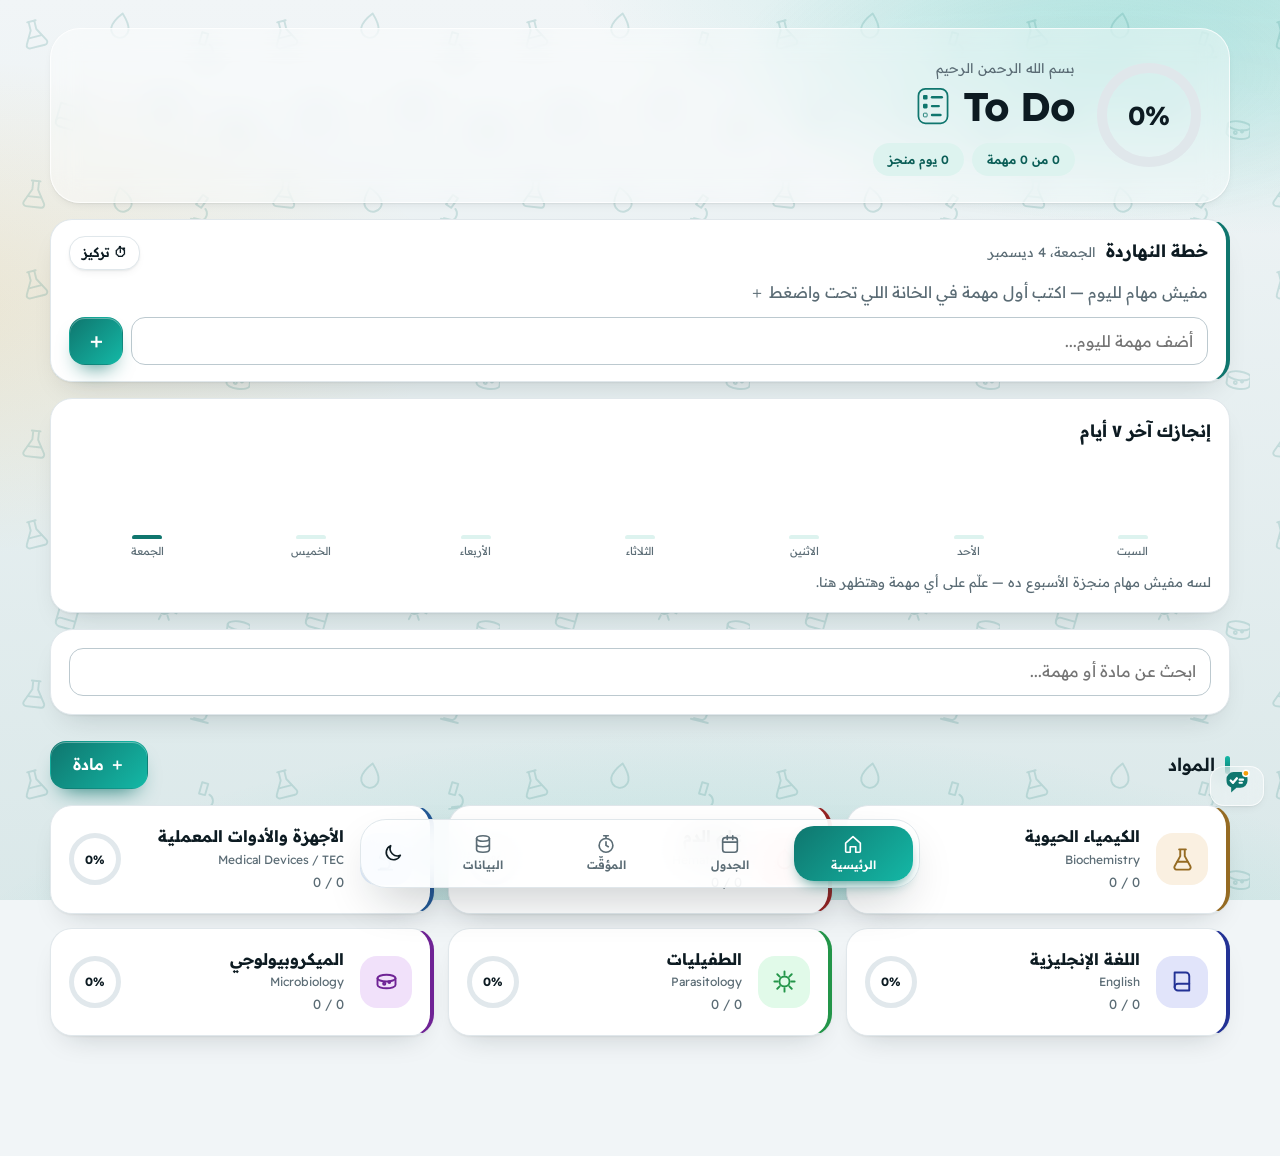
<file: index.html>
<!doctype html>
<html lang="ar" dir="rtl"><head><meta charset="utf-8">
<meta name="robots" content="noindex,nofollow,noarchive">
<meta name="viewport" content="width=device-width,initial-scale=1,viewport-fit=cover">
<meta name="theme-color" content="#F1F5F7"><script>function setTheme(t,s){document.documentElement.dataset.theme=t;var m=document.querySelector('meta[name=theme-color]');if(m)m.content=t=="dark"?"#071113":"#F1F5F7";if(s)try{localStorage.setItem("todo_theme",t)}catch(e){}}var _t=null;try{_t=localStorage.getItem("todo_theme")}catch(e){}if(/[?&]demo/.test(location.search))_t=/demo=dark/.test(location.search)?"dark":"light";setTheme(_t||(matchMedia("(prefers-color-scheme:dark)").matches?"dark":"light"))</script>
<meta name="description" content="To Do — متابعة المهام والجدول اليومي">
<meta name="apple-mobile-web-app-capable" content="yes"><meta name="mobile-web-app-capable" content="yes"><meta name="apple-mobile-web-app-title" content="To Do"><meta name="apple-mobile-web-app-status-bar-style" content="black">
<title>To Do</title>
<link rel="manifest" href="manifest.webmanifest"><link rel="icon" href="favicon.svg" type="image/svg+xml"><link rel="icon" href="icon-192.png" sizes="192x192" type="image/png"><link rel="apple-touch-icon" href="apple-touch-icon.png">
<link rel="preconnect" href="https://fonts.googleapis.com"><link rel="preconnect" href="https://fonts.gstatic.com" crossorigin>
<link rel="stylesheet" href="https://fonts.googleapis.com/css2?family=Readex+Pro:wght@400;500;600;700&display=swap">
<link rel="stylesheet" href="styles.css"></head>
<body><main id="app"></main>
<nav class="tabs"><a href="#/" data-t="home"><svg viewBox="0 0 24 24" fill="none" stroke="currentColor" stroke-width="1.8" stroke-linecap="round" stroke-linejoin="round" aria-hidden="true"><path d="M4 11l8-7 8 7v9a1 1 0 0 1-1 1h-4v-6H9v6H5a1 1 0 0 1-1-1z"/></svg><span>الرئيسية</span></a><a href="#/cal" data-t="cal"><svg viewBox="0 0 24 24" fill="none" stroke="currentColor" stroke-width="1.8" stroke-linecap="round" stroke-linejoin="round" aria-hidden="true"><rect x="4" y="5" width="16" height="16" rx="3"/><path d="M4 10h16M9 3v4M15 3v4"/></svg><span>الجدول</span></a><a href="#/timer" data-t="timer"><svg viewBox="0 0 24 24" fill="none" stroke="currentColor" stroke-width="1.8" stroke-linecap="round" stroke-linejoin="round" aria-hidden="true"><circle cx="12" cy="13.5" r="7.5"/><path d="M12 9.5v4l2.5 1.5M9.5 3h5M12 3v3"/></svg><span>المؤقّت</span></a><a href="#/data" data-t="data"><svg viewBox="0 0 24 24" fill="none" stroke="currentColor" stroke-width="1.8" stroke-linecap="round" stroke-linejoin="round" aria-hidden="true"><ellipse cx="12" cy="6" rx="7" ry="3"/><path d="M5 6v6c0 1.7 3.1 3 7 3s7-1.3 7-3V6M5 12v6c0 1.7 3.1 3 7 3s7-1.3 7-3v-6"/></svg><span>البيانات</span></a><button id="theme" aria-label="الوضع الليلي" title="الوضع الليلي"><svg class="ic-moon" viewBox="0 0 24 24" fill="none" stroke="currentColor" stroke-width="1.8" stroke-linecap="round" stroke-linejoin="round" aria-hidden="true"><path d="M20 14.5A8 8 0 0 1 9.5 4 8 8 0 1 0 20 14.5z"/></svg><svg class="ic-sun" viewBox="0 0 24 24" fill="none" stroke="currentColor" stroke-width="1.8" stroke-linecap="round" stroke-linejoin="round" aria-hidden="true"><circle cx="12" cy="12" r="4"/><path d="M12 2v2M12 20v2M2 12h2M20 12h2M5 5l1.4 1.4M17.6 17.6L19 19M5 19l1.4-1.4M17.6 6.4L19 5"/></svg></button></nav>
<div id="sheet"></div>
<script type="module" src="main.js"></script></body></html>
</file>
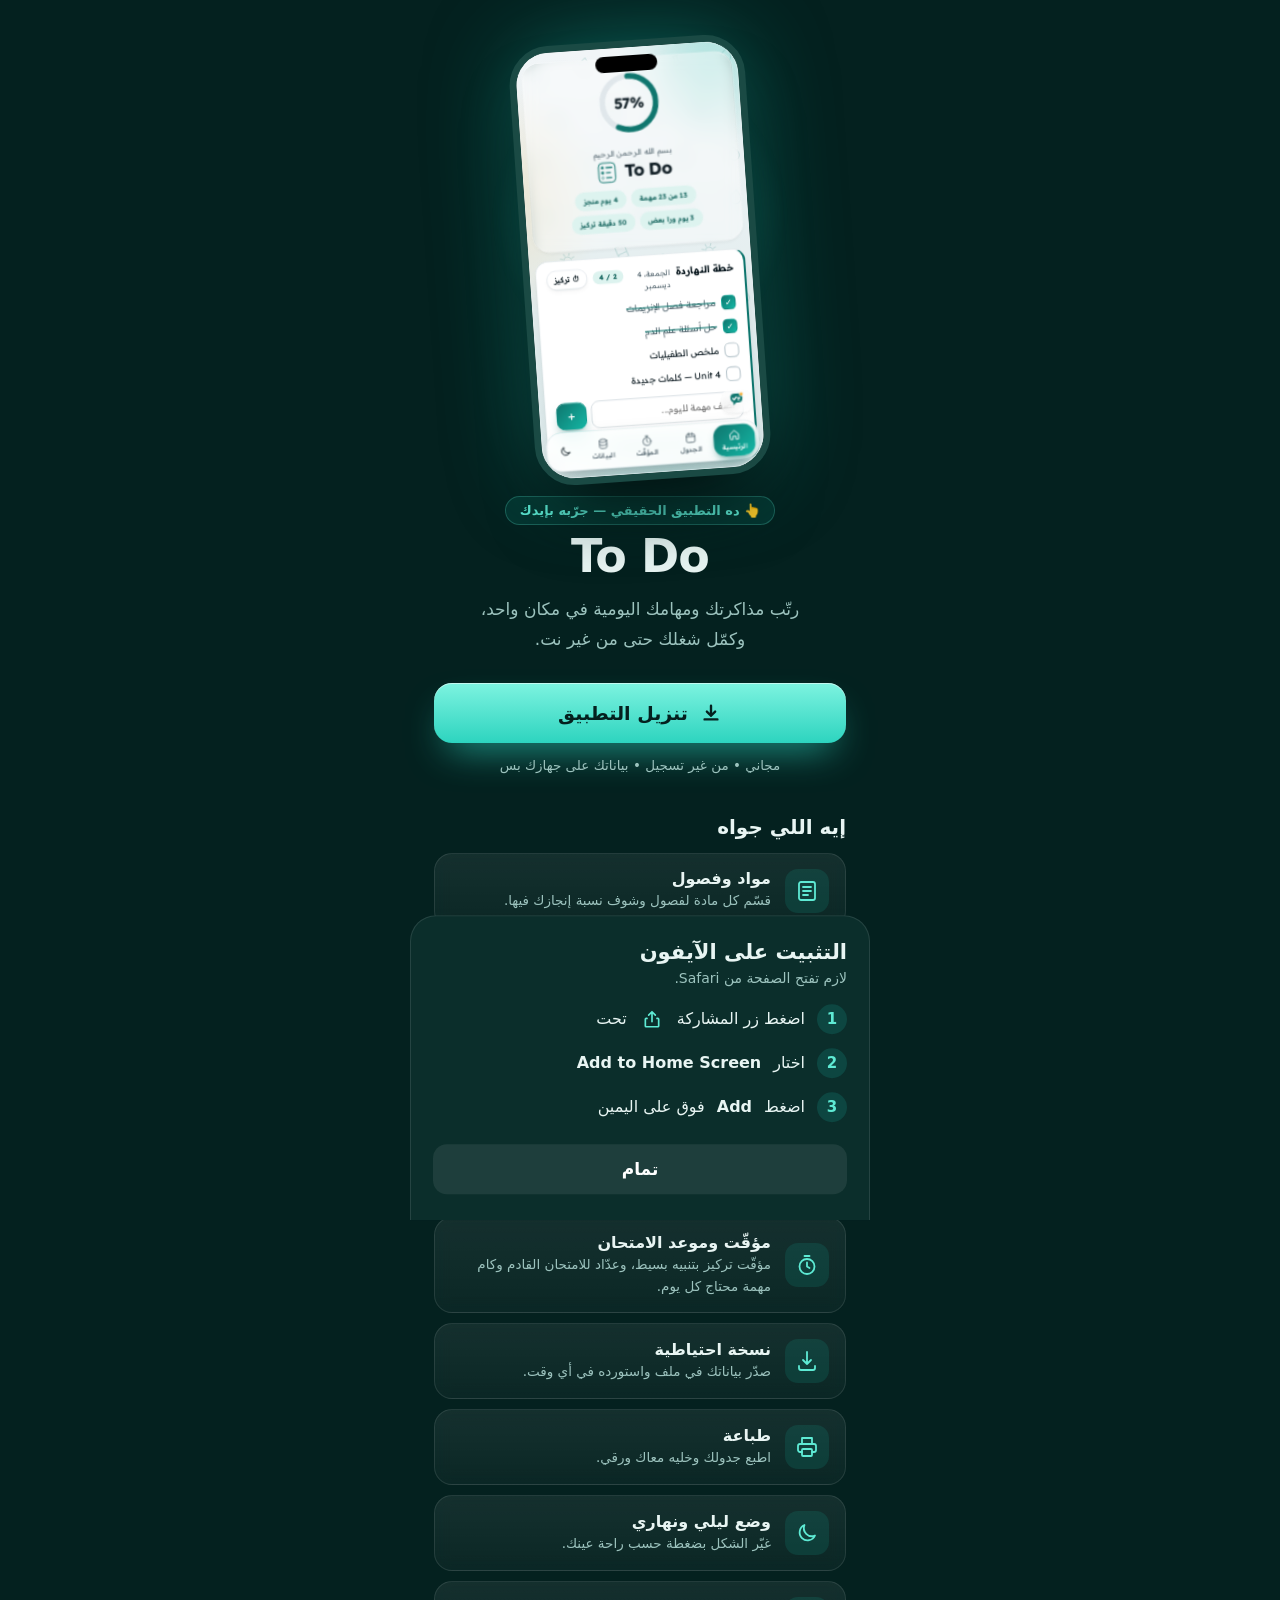
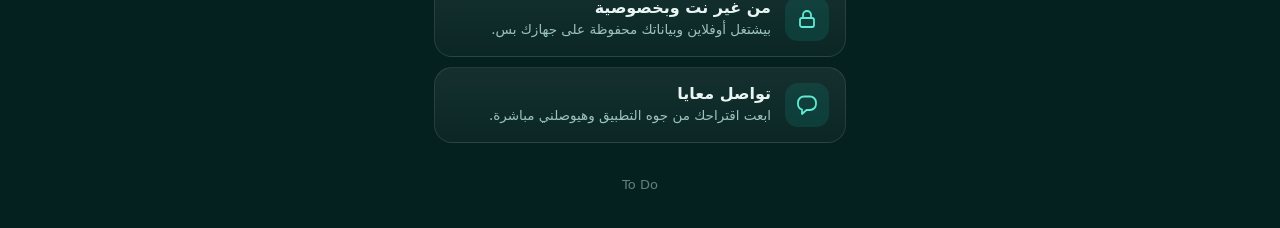
<file: download.html>
<!doctype html>
<html lang="ar" dir="rtl"><head><meta charset="utf-8">
<meta name="robots" content="noindex,nofollow,noarchive">
<meta name="viewport" content="width=device-width,initial-scale=1,viewport-fit=cover">
<meta name="theme-color" content="#04211F">
<title>تنزيل To Do</title>
<meta name="description" content="To Do — متابعة المهام والجدول اليومي. بيشتغل من غير نت.">
<link rel="manifest" href="manifest.webmanifest">
<link rel="icon" href="favicon.svg" type="image/svg+xml">
<link rel="apple-touch-icon" href="apple-touch-icon.png">
<style>
/* حرج: يظهر فورًا */
:root{--bg:#04211F;--teal:#0F766E;--mint:#5EEAD4;--ink:#E8F5F3;--mute:#9CC3BE;--amber:#F59E0B;color-scheme:dark}
*{box-sizing:border-box;margin:0;padding:0;-webkit-tap-highlight-color:transparent}
html,body{min-height:100%;background:var(--bg)}
body{font-family:"Segoe UI",system-ui,-apple-system,"Noto Sans Arabic","Noto Kufi Arabic",Tahoma,sans-serif;color:var(--ink);overflow-x:hidden}
#splash{position:fixed;inset:0;z-index:50;background:var(--bg);display:flex;align-items:center;justify-content:center;transition:opacity .4s ease,visibility .4s}
#splash svg{width:84px;height:84px;border-radius:20px;animation:pulse 1.1s ease-in-out infinite}
@keyframes pulse{50%{transform:scale(.92);opacity:.7}}
body.ready #splash{opacity:0;visibility:hidden}
main{visibility:hidden}
body.ready main{visibility:visible}
</style>
<style>
/* ===== الخلفية ===== */
.bg{position:fixed;inset:0;z-index:-1;overflow:hidden;background:linear-gradient(180deg,#04211F 0%,#052B27 55%,#04211F 100%)}
.blob{position:absolute;border-radius:50%;will-change:transform}
.b1{width:520px;height:520px;top:-180px;right:-160px;background:radial-gradient(circle,#14B8A66e 0%,transparent 68%);animation:d1 18s ease-in-out infinite alternate}
.b2{width:460px;height:460px;top:38%;left:-200px;background:radial-gradient(circle,#F59E0B33 0%,transparent 68%);animation:d2 22s ease-in-out infinite alternate}
.b3{width:560px;height:560px;bottom:-240px;right:-120px;background:radial-gradient(circle,#0F766E80 0%,transparent 68%);animation:d1 26s ease-in-out infinite alternate-reverse}
@keyframes d1{to{transform:translate(-60px,70px) scale(1.12)}}
@keyframes d2{to{transform:translate(90px,-50px) scale(1.1)}}
.dots{position:absolute;inset:0;background-image:radial-gradient(#ffffff1f 1px,transparent 1.2px);background-size:26px 26px;-webkit-mask-image:radial-gradient(80% 60% at 50% 25%,#000 20%,transparent 75%);mask-image:radial-gradient(80% 60% at 50% 25%,#000 20%,transparent 75%)}
.ghost{position:absolute;border:2px solid #5EEAD41f;border-radius:26px}
.g1{width:120px;height:150px;top:9%;left:-34px;transform:rotate(14deg)}
.g2{width:90px;height:112px;top:56%;right:-26px;transform:rotate(-12deg)}
.g1::before,.g2::before{content:"";position:absolute;inset:22px 18px auto;height:10px;border-radius:6px;background:#5EEAD426;box-shadow:0 22px 0 #5EEAD41c,0 44px 0 #5EEAD41c}

main{max-width:460px;margin:0 auto;padding:max(26px,env(safe-area-inset-top)) 24px max(36px,env(safe-area-inset-bottom));display:flex;flex-direction:column;align-items:center;text-align:center;position:relative}

/* ===== الهاتف (التطبيق الحقيقي جواه) ===== */
.stage{position:relative;width:100%;height:468px;display:flex;justify-content:center;align-items:flex-start;padding-top:14px}
.stage::before{content:"";position:absolute;top:40px;width:300px;height:300px;border-radius:50%;background:radial-gradient(circle,#2DD4BF55,transparent 68%);filter:blur(6px)}
.phone{position:relative;width:236px;height:440px;border-radius:40px;background:#07100F;border:7px solid #1A4A44;box-shadow:0 44px 70px -26px #000d,0 0 0 1px #3a8a80 inset,0 0 90px -12px #14B8A688;transform:rotate(-4deg);overflow:hidden;opacity:0;translate:0 26px;transition:opacity .7s ease,translate .8s cubic-bezier(.2,.8,.2,1)}
body.ready .phone{opacity:1;translate:0 0}
.phone::after{content:"";position:absolute;top:8px;left:50%;width:62px;height:16px;margin-left:-31px;border-radius:12px;background:#000;z-index:3}
.view{position:absolute;inset:0;direction:ltr;overflow:hidden;background:#F1F5F7}
.view img.fallback{position:absolute;inset:0;margin:auto;width:84px;height:84px;border-radius:20px}
.view iframe{position:absolute;top:0;left:0;width:390px;height:748px;border:0;transform:scale(.569);transform-origin:0 0;pointer-events:auto;opacity:0;transition:opacity .5s ease;background:#F1F5F7}
.view iframe.on{opacity:1}

/* ===== النص ===== */
.try{margin-top:2px;font-size:13px;font-weight:600;color:var(--mint);background:#14B8A61f;border:1px solid #5EEAD440;border-radius:99px;padding:6px 14px}
.fl{position:absolute;font-size:30px;opacity:.16;filter:saturate(.7);animation:fl 9s ease-in-out infinite alternate}
.fl:nth-child(2n){animation-duration:12s;animation-direction:alternate-reverse}
@keyframes fl{to{transform:translateY(-26px) rotate(10deg)}}
h1{font-size:46px;font-weight:800;letter-spacing:-.02em;line-height:1.1;margin-top:6px}
.lead{margin-top:12px;font-size:17px;line-height:1.8;color:var(--mute);max-width:340px}

.cta{margin-top:28px;width:100%}
button.install{width:100%;font:inherit;font-size:19px;font-weight:700;color:#04211F;background:linear-gradient(180deg,#7DF3E0,#2DD4BF);border:0;border-radius:18px;padding:19px 20px;cursor:pointer;display:flex;align-items:center;justify-content:center;gap:12px;box-shadow:0 18px 38px -14px #2DD4BFbb,0 1px 0 #fff8 inset;transition:transform .15s}
button.install:active{transform:scale(.98)}
button.install svg{width:22px;height:22px;stroke:currentColor;stroke-width:2.6;fill:none;stroke-linecap:round;stroke-linejoin:round}
button.install:focus-visible,.link:focus-visible,.sheet button:focus-visible{outline:3px solid #fff;outline-offset:3px}
.note{margin-top:14px;font-size:13.5px;color:var(--mute)}
.done{display:none;padding:20px;border-radius:18px;background:#14B8A622;border:1px solid #5EEAD455;font-size:18px;font-weight:700;color:var(--mint)}
.done a{display:inline-block;margin-top:10px;color:#fff;font-size:15px;font-weight:600}
body.installed .done{display:block}
body.installed button.install,body.installed .note{display:none}
.hint{display:none;margin-top:14px;text-align:right;font-size:14px;line-height:1.9;background:#ffffff14;border:1px solid #ffffff1f;border-radius:16px;padding:14px 16px;backdrop-filter:blur(6px)}
.hint.show{display:block}
.link{margin-top:10px;font:inherit;font-size:14px;font-weight:600;color:var(--mint);background:none;border:1px solid #5EEAD466;border-radius:12px;padding:9px 14px;cursor:pointer}

/* ===== المزايا ===== */
.feats{margin-top:42px;width:100%;text-align:right}
.feats h2{font-size:20px;font-weight:700;margin-bottom:14px}
.list{display:grid;gap:10px}
.f{display:flex;gap:14px;align-items:center;padding:15px 16px;border-radius:18px;background:linear-gradient(180deg,#ffffff12,#ffffff08);border:1px solid #ffffff1a;backdrop-filter:blur(8px)}
.f .ic{width:44px;height:44px;border-radius:13px;background:#14B8A624;display:grid;place-items:center;flex:none}
.f svg{width:24px;height:24px;stroke:var(--mint);stroke-width:1.8;fill:none;stroke-linecap:round;stroke-linejoin:round}
.f b{display:block;font-size:16px;font-weight:700}
.f small{display:block;margin-top:2px;font-size:13.5px;color:var(--mute);line-height:1.6}
.foot{margin-top:34px;font-size:13px;color:#9CC3BE99}

/* ===== شيت الآيفون ===== */
.veil{position:fixed;inset:0;background:#000b;opacity:0;visibility:hidden;transition:.25s;z-index:30}
.sheet{position:fixed;inset:auto 0 0 0;z-index:31;max-width:460px;margin:0 auto;background:#0B2E2B;border:1px solid #ffffff1c;border-bottom:0;border-radius:26px 26px 0 0;padding:24px 22px max(26px,env(safe-area-inset-bottom));text-align:right;transform:translateY(105%);transition:transform .35s cubic-bezier(.2,.8,.2,1)}
body.sheet-open .veil{opacity:1;visibility:visible}
body.sheet-open .sheet{transform:none}
.sheet h2{font-size:21px;margin-bottom:6px}
.sheet p{color:var(--mute);font-size:14px}
.sheet ol{list-style:none;margin:18px 0 22px;display:grid;gap:14px;counter-reset:s}
.sheet li{counter-increment:s;display:flex;gap:12px;align-items:center;font-size:16px;line-height:1.6}
.sheet li::before{content:counter(s);width:30px;height:30px;border-radius:50%;background:#14B8A62e;color:var(--mint);font-weight:700;display:grid;place-items:center;flex:none;font-size:15px}
.sheet li svg{width:20px;height:20px;stroke:var(--mint);fill:none;stroke-width:2;stroke-linecap:round;stroke-linejoin:round;vertical-align:-4px;margin:0 3px}
.sheet button{width:100%;font:inherit;font-size:17px;font-weight:700;background:#ffffff14;color:#fff;border:0;border-radius:14px;padding:15px;cursor:pointer}

@media (max-height:720px){.stage{height:380px}.phone{scale:.84;transform-origin:top center}}
@media (prefers-reduced-motion:reduce){*{animation:none!important;transition:none!important}}
</style></head>
<body>

<div class="bg" aria-hidden="true"><div class="blob b1"></div><div class="blob b2"></div><div class="blob b3"></div><div class="dots"></div><span class="fl" style="top:14%;right:8%">🧬</span><span class="fl" style="top:30%;left:7%">🔬</span><span class="fl" style="top:52%;right:11%">🩸</span><span class="fl" style="top:68%;left:9%">🧪</span><span class="fl" style="top:86%;right:16%">📚</span><span class="fl" style="top:44%;left:42%;font-size:22px">⚗️</span><div class="ghost g1"></div><div class="ghost g2"></div></div>

<div id="splash" aria-hidden="true">
<svg viewBox="0 0 512 512"><defs><linearGradient id="g0" x1="0" y1="0" x2="0" y2="1"><stop offset="0" stop-color="#0B5E57"/><stop offset="1" stop-color="#14B8A6"/></linearGradient></defs><rect width="512" height="512" rx="112" fill="url(#g0)"/><rect x="122" y="99" width="268" height="316" rx="64" fill="none" stroke="#fff" stroke-width="16"/><g fill="#fff"><rect x="164" y="154" width="42" height="42" rx="10"/><rect x="164" y="236" width="42" height="42" rx="10"/><rect x="236" y="164" width="112" height="22" rx="11"/><rect x="236" y="246" width="84" height="22" rx="11"/><rect x="236" y="328" width="100" height="22" rx="11"/></g><path d="M174 176l8 8 14-16M174 258l8 8 14-16" fill="none" stroke="#0F766E" stroke-width="7" stroke-linecap="round" stroke-linejoin="round"/><rect x="168" y="322" width="34" height="34" rx="7" fill="none" stroke="#fff" stroke-width="8"/></svg>
</div>

<main>
  <div class="stage">
    <div class="phone"><div class="view" id="view">
      <img class="fallback" src="icon-192.png" alt="">
    </div></div>
  </div>

  <p class="try">👆 ده التطبيق الحقيقي — جرّبه بإيدك</p>
  <h1>To Do</h1>
  <p class="lead">رتّب مذاكرتك ومهامك اليومية في مكان واحد، وكمّل شغلك حتى من غير نت.</p>

  <div class="cta">
    <button class="install" id="install" type="button">
      <svg viewBox="0 0 24 24"><path d="M12 4v11m0 0l-4.5-4.5M12 15l4.5-4.5M5 19h14"/></svg>
      <span id="label">تنزيل التطبيق</span>
    </button>
    <p class="note">مجاني • من غير تسجيل • بياناتك على جهازك بس</p>
    <div class="done" id="done">✓ التطبيق اتثبّت على جهازك<br><a href="./index.html">افتح التطبيق</a></div>
    <div class="hint" id="hint"></div>
    <button class="link" id="copy" type="button" style="display:none">نسخ الرابط</button>
  </div>

  <section class="feats">
    <h2>إيه اللي جواه</h2>
    <div class="list">
      <div class="f"><span class="ic"><svg viewBox="0 0 24 24"><path d="M4 5a2 2 0 012-2h12a2 2 0 012 2v14a2 2 0 01-2 2H6a2 2 0 01-2-2V5z"/><path d="M8 8h8M8 12h8M8 16h5"/></svg></span><div><b>مواد وفصول</b><small>قسّم كل مادة لفصول وشوف نسبة إنجازك فيها.</small></div></div>
      <div class="f"><span class="ic"><svg viewBox="0 0 24 24"><rect x="3" y="5" width="18" height="16" rx="3"/><path d="M3 10h18M8 3v4M16 3v4M8.5 15l2 2 4-4"/></svg></span><div><b>جدول يومي</b><small>اكتب مهام كل يوم وعلّم عليها لما تخلّصها.</small></div></div>
      <div class="f"><span class="ic"><svg viewBox="0 0 24 24"><path d="M4 20V10M10 20V4M16 20v-7M22 20H2"/></svg></span><div><b>إحصائيات الأسبوع</b><small>رسم بسيط بالمهام اللي خلّصتها في آخر ٧ أيام ودقايق التركيز.</small></div></div>
      <div class="f"><span class="ic"><svg viewBox="0 0 24 24"><circle cx="11" cy="11" r="7"/><path d="M20 20l-4-4"/></svg></span><div><b>بحث سريع</b><small>دوّر على أي مادة أو مهمة، حتى في أيام الجدول القديمة.</small></div></div>
      <div class="f"><span class="ic"><svg viewBox="0 0 24 24"><circle cx="12" cy="13.5" r="7.5"/><path d="M12 9.5v4l2.5 1.5M9.5 3h5"/></svg></span><div><b>مؤقّت وموعد الامتحان</b><small>مؤقّت تركيز بتنبيه بسيط، وعدّاد للامتحان القادم وكام مهمة محتاج كل يوم.</small></div></div>
      <div class="f"><span class="ic"><svg viewBox="0 0 24 24"><path d="M12 3v12m0 0l-4-4m4 4l4-4M4 17v2a2 2 0 002 2h12a2 2 0 002-2v-2"/></svg></span><div><b>نسخة احتياطية</b><small>صدّر بياناتك في ملف واستورده في أي وقت.</small></div></div>
      <div class="f"><span class="ic"><svg viewBox="0 0 24 24"><path d="M7 9V3h10v6M7 17H5a2 2 0 01-2-2v-4a2 2 0 012-2h14a2 2 0 012 2v4a2 2 0 01-2 2h-2"/><rect x="7" y="14" width="10" height="7" rx="1"/></svg></span><div><b>طباعة</b><small>اطبع جدولك وخليه معاك ورقي.</small></div></div>
      <div class="f"><span class="ic"><svg viewBox="0 0 24 24"><path d="M20 14.5A8 8 0 019.5 4 8 8 0 1020 14.5z"/></svg></span><div><b>وضع ليلي ونهاري</b><small>غيّر الشكل بضغطة حسب راحة عينك.</small></div></div>
      <div class="f"><span class="ic"><svg viewBox="0 0 24 24"><rect x="5" y="11" width="14" height="9" rx="2"/><path d="M8 11V8a4 4 0 018 0v3"/></svg></span><div><b>من غير نت وبخصوصية</b><small>بيشتغل أوفلاين وبياناتك محفوظة على جهازك بس.</small></div></div>
      <div class="f"><span class="ic"><svg viewBox="0 0 24 24"><path d="M9 3.5h6a6 6 0 016 6V11a6 6 0 01-6 6h-3.5L7 21v-4.3A6 6 0 013 11V9.5a6 6 0 016-6z"/></svg></span><div><b>تواصل معايا</b><small>ابعت اقتراحك من جوه التطبيق وهيوصلني مباشرة.</small></div></div>
    </div>
  </section>
  <p class="foot">To Do</p>
</main>

<div class="veil" id="veil"></div>
<div class="sheet" id="sheet" role="dialog" aria-label="التثبيت على الآيفون">
  <h2>التثبيت على الآيفون</h2>
  <p>لازم تفتح الصفحة من Safari.</p>
  <ol>
    <li>اضغط زر المشاركة <svg viewBox="0 0 24 24"><path d="M12 15V3m0 0L8 7m4-4l4 4M6 11H5a1 1 0 00-1 1v8a1 1 0 001 1h14a1 1 0 001-1v-8a1 1 0 00-1-1h-1"/></svg> تحت</li>
    <li>اختار <b>Add to Home Screen</b></li>
    <li>اضغط <b>Add</b> فوق على اليمين</li>
  </ol>
  <button type="button" id="close">تمام</button>
</div>

<script>
(function(){
  var B=document.body,$=function(i){return document.getElementById(i)};
  var ua=navigator.userAgent,
      ios=/iphone|ipad|ipod/i.test(ua)||(navigator.platform==="MacIntel"&&navigator.maxTouchPoints>1),
      inapp=/FBAN|FBAV|Instagram|Snapchat|TikTok|Line\/|MicroMessenger|; wv\)/i.test(ua),
      standalone=matchMedia("(display-mode: standalone)").matches||navigator.standalone;

  if(standalone){location.replace("./index.html");return}

  /* الصفحة ما تظهرش غير بعد التحميل الكامل (حد أقصى ثانيتين) */
  var shown=false;
  function reveal(){
    if(shown)return;shown=true;
    B.classList.add("ready");
    setTimeout(loadApp,300);   /* التطبيق الحقيقي بيتحمّل بعد ما الصفحة تظهر */
  }
  if(document.readyState==="complete")reveal();else addEventListener("load",reveal);
  setTimeout(reveal,2000);

  /* التطبيق الحقيقي جوه إطار الموبايل بيانات تجريبية (?demo) وتقدر تضغط وتتنقّل فيه بنفسك */
  function loadApp(){
    try{
      var f=document.createElement("iframe");
      f.src="index.html?demo#/";f.title="معاينة حية للتطبيق — جرّب تضغط عليه";
      f.onload=function(){f.classList.add("on")};
      $("view").appendChild(f);
    }catch(e){}
  }

  if(ios)$("label").textContent="إضافة للشاشة الرئيسية";
  if("serviceWorker" in navigator)navigator.serviceWorker.register("sw.js").catch(function(){});

  var deferred=null;
  addEventListener("beforeinstallprompt",function(e){e.preventDefault();deferred=e});
  addEventListener("appinstalled",function(){B.classList.add("installed")});

  function openSheet(){B.classList.add("sheet-open")}
  function closeSheet(){B.classList.remove("sheet-open")}
  $("close").onclick=$("veil").onclick=closeSheet;

  function copyBtn(){
    var b=$("copy");b.style.display="inline-block";
    b.onclick=function(){
      var u=location.href;
      (navigator.clipboard?navigator.clipboard.writeText(u):Promise.reject()).then(function(){b.textContent="اتنسخ ✓"},function(){prompt("انسخ الرابط:",u)});
    };
  }
  function showHint(h){var e=$("hint");e.innerHTML=h;e.classList.add("show")}

  $("install").onclick=function(){
    if(deferred){
      deferred.prompt();
      deferred.userChoice.then(function(c){if(c.outcome==="accepted")B.classList.add("installed");deferred=null});
      return;
    }
    if(ios){
      if(inapp){showHint("افتح الرابط من <b>Safari</b> عشان تقدر تثبّته.");copyBtn()}
      else openSheet();
      return;
    }
    if(inapp){showHint("افتح الرابط في <b>Chrome</b> الأول، بعدين اضغط تنزيل.");copyBtn();return}
    showHint("افتح قايمة المتصفح <b>⋮</b> واختار <b>Install app</b> أو <b>Add to Home screen</b>.");
  };
})();
</script>
</body></html>
</file>
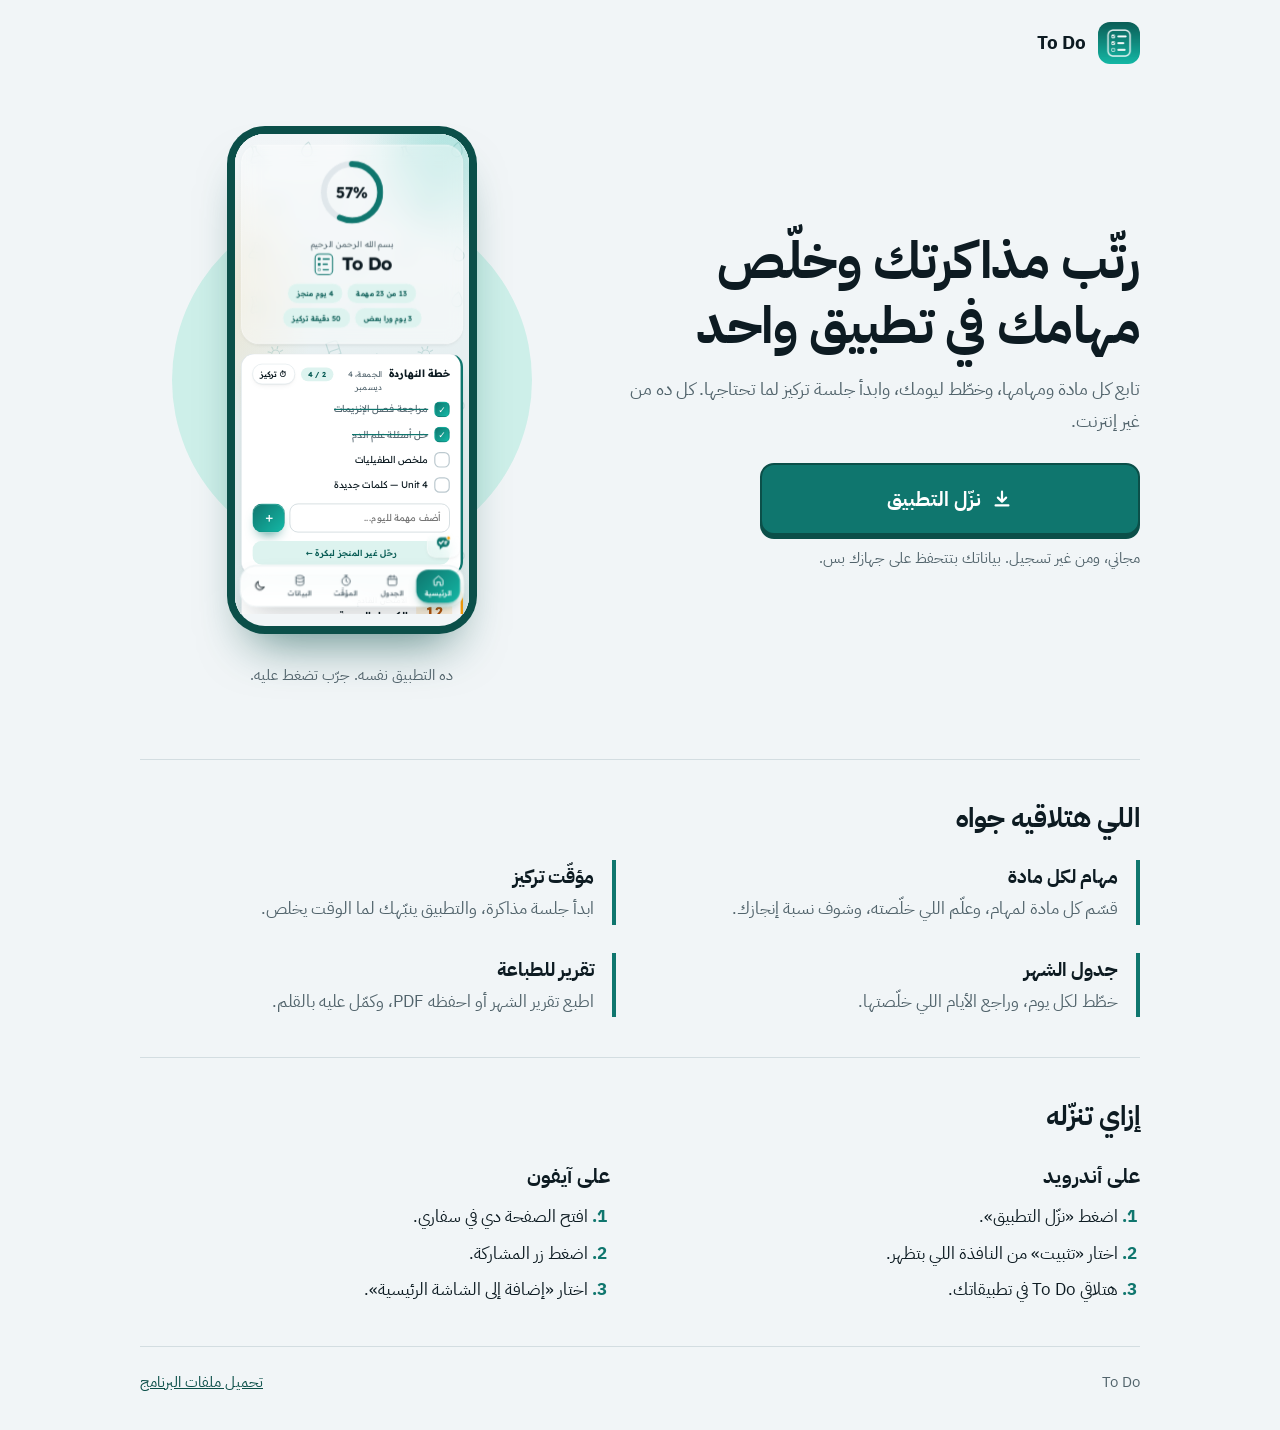
<file: get.html>
<!doctype html>
<html lang="ar" dir="rtl"><head><meta charset="utf-8">
<meta name="robots" content="noindex,nofollow,noarchive">
<meta name="viewport" content="width=device-width,initial-scale=1,viewport-fit=cover">
<meta name="theme-color" content="#F1F5F7">
<title>نزّل To Do</title>
<meta name="description" content="To Do: تطبيق لمتابعة المواد والمهام والجدول اليومي. مجاني وبيشتغل من غير إنترنت.">
<link rel="manifest" href="manifest.webmanifest">
<link rel="icon" href="favicon.svg" type="image/svg+xml">
<link rel="apple-touch-icon" href="apple-touch-icon.png">
<link rel="preconnect" href="https://fonts.googleapis.com"><link rel="preconnect" href="https://fonts.gstatic.com" crossorigin>
<link href="https://fonts.googleapis.com/css2?family=IBM+Plex+Sans+Arabic:wght@400;600;700&display=swap" rel="stylesheet">
<style>
:root{--paper:#F1F5F7;--ink:#0D1B22;--mute:#52646c;--teal:#0F766E;--deep:#0B4F49;--mint:#CDEFE9;--amber:#F59E0B;--line:#D3DDE1;--card:#fff}
*{box-sizing:border-box;margin:0;padding:0;-webkit-tap-highlight-color:transparent}
html{background:var(--paper);scroll-behavior:smooth}
body{font-family:"IBM Plex Sans Arabic","Segoe UI",system-ui,Tahoma,sans-serif;color:var(--ink);line-height:1.8;font-size:17px;padding:0 20px env(safe-area-inset-bottom)}
.wrap{max-width:1000px;margin:0 auto}
a{color:var(--deep)}
:focus-visible{outline:3px solid var(--amber);outline-offset:3px;border-radius:6px}

/* الشريط العلوي */
.top{display:flex;align-items:center;gap:12px;padding:max(22px,env(safe-area-inset-top)) 0 8px;font-weight:700;font-size:19px}
.top img{width:42px;height:42px;border-radius:12px}

/* الأعلى: النص + الهاتف */
.hero{display:grid;gap:34px;padding:22px 0 46px;align-items:center}
h1{font-size:clamp(34px,9vw,52px);line-height:1.25;font-weight:700;letter-spacing:-.01em;text-wrap:balance}
.lead{margin-top:14px;color:var(--mute);font-size:18px;max-width:30em}
.cta{margin-top:26px;display:grid;gap:10px;max-width:380px}
.btn{font:inherit;font-weight:700;font-size:20px;color:#fff;background:var(--teal);border:2px solid var(--deep);border-radius:14px;padding:16px 22px;cursor:pointer;box-shadow:0 4px 0 var(--deep);display:flex;align-items:center;justify-content:center;gap:10px;transition:transform .12s,box-shadow .12s}
.btn svg{width:22px;height:22px;fill:none;stroke:currentColor;stroke-width:2.4;stroke-linecap:round;stroke-linejoin:round}
.btn:active{transform:translateY(3px);box-shadow:0 1px 0 var(--deep)}
.fine{color:var(--mute);font-size:15px}
.help{display:none;background:var(--card);border:1px solid var(--line);border-radius:12px;padding:12px 16px;font-size:16px}
.help.on{display:block}

/* الهاتف: التطبيق الحقيقي */
.stage{display:grid;place-items:center;position:relative;padding:14px 0}
.stage::before{content:"";position:absolute;width:min(360px,90%);aspect-ratio:1;border-radius:50%;background:var(--mint);z-index:0}
.phone{position:relative;z-index:1;width:250px;height:508px;border-radius:38px;background:var(--deep);padding:8px;box-shadow:0 30px 50px -24px #0b4f49aa}
.screen{position:relative;width:100%;height:100%;border-radius:30px;overflow:hidden;background:var(--paper);direction:ltr}
.screen iframe{position:absolute;top:0;left:0;width:390px;height:800px;border:0;transform:scale(.6);transform-origin:0 0;background:var(--paper)}
.screen .ph{position:absolute;inset:0;display:grid;place-items:center}.screen .ph img{width:72px;border-radius:18px}
.hint{margin-top:14px;text-align:center;color:var(--mute);font-size:15px;position:relative;z-index:1}

/* الأقسام */
section.blk{padding:40px 0;border-top:1px solid var(--line)}
h2{font-size:27px;line-height:1.4;font-weight:700;margin-bottom:22px}
.feats{display:grid;gap:22px;list-style:none}
.feats b{display:block;font-size:19px}
.feats span{color:var(--mute)}
.feats li{padding-inline-start:18px;border-inline-start:4px solid var(--teal)}
.how{display:grid;gap:30px}
.how h3{font-size:20px;margin-bottom:8px}
.how ol{padding-inline-start:22px;display:grid;gap:6px}
.how li::marker{font-weight:700;color:var(--teal)}
footer{border-top:1px solid var(--line);padding:22px 0 34px;color:var(--mute);font-size:15px;display:flex;flex-wrap:wrap;gap:8px 20px;justify-content:space-between}

@media(min-width:860px){
  .hero{grid-template-columns:1.1fr .9fr;gap:60px;padding:40px 0 70px}
  .feats{grid-template-columns:1fr 1fr;gap:28px 48px}
  .how{grid-template-columns:1fr 1fr;gap:60px}
}
</style></head><body>
<div class="wrap">
  <div class="top"><img src="icon-192.png" alt="">To Do</div>

  <header class="hero">
    <div>
      <h1>رتّب مذاكرتك وخلّص مهامك في تطبيق واحد</h1>
      <p class="lead">تابع كل مادة ومهامها، وخطّط ليومك، وابدأ جلسة تركيز لما تحتاجها. كل ده من غير إنترنت.</p>
      <div class="cta">
        <button class="btn" id="ins" type="button"><svg viewBox="0 0 24 24" aria-hidden="true"><path d="M12 4v11m0 0l-4.5-4.5M12 15l4.5-4.5M5 19h14"/></svg><span id="lbl">نزّل التطبيق</span></button>
        <div class="help" id="help" role="status" aria-live="polite"></div>
        <p class="fine">مجاني، ومن غير تسجيل. بياناتك بتتحفظ على جهازك بس.</p>
      </div>
    </div>
    <div>
      <div class="stage"><div class="phone"><div class="screen" id="screen"><div class="ph"><img src="icon-192.png" alt=""></div></div></div></div>
      <p class="hint">ده التطبيق نفسه. جرّب تضغط عليه.</p>
    </div>
  </header>

  <section class="blk" aria-labelledby="f">
    <h2 id="f">اللي هتلاقيه جواه</h2>
    <ul class="feats">
      <li><b>مهام لكل مادة</b><span>قسّم كل مادة لمهام، وعلّم اللي خلّصته، وشوف نسبة إنجازك.</span></li>
      <li><b>مؤقّت تركيز</b><span>ابدأ جلسة مذاكرة، والتطبيق ينبّهك لما الوقت يخلص.</span></li>
      <li><b>جدول الشهر</b><span>خطّط لكل يوم، وراجع الأيام اللي خلّصتها.</span></li>
      <li><b>تقرير للطباعة</b><span>اطبع تقرير الشهر أو احفظه PDF، وكمّل عليه بالقلم.</span></li>
    </ul>
  </section>

  <section class="blk" aria-labelledby="h">
    <h2 id="h">إزاي تنزّله</h2>
    <div class="how">
      <div><h3>على أندرويد</h3><ol><li>اضغط «نزّل التطبيق».</li><li>اختار «تثبيت» من النافذة اللي بتظهر.</li><li>هتلاقي To Do في تطبيقاتك.</li></ol></div>
      <div><h3>على آيفون</h3><ol><li>افتح الصفحة دي في سفاري.</li><li>اضغط زر المشاركة.</li><li>اختار «إضافة إلى الشاشة الرئيسية».</li></ol></div>
    </div>
  </section>

  <footer><span>To Do</span><a href="todo-app.zip" download="todo-app.zip">تحميل ملفات البرنامج</a></footer>
</div>
<script>
const $=id=>document.getElementById(id);
const ua=navigator.userAgent,ios=/iphone|ipad|ipod/i.test(ua)||(navigator.platform==="MacIntel"&&navigator.maxTouchPoints>1);
let ev=null;const help=h=>{$("help").innerHTML=h;$("help").classList.add("on")};
if("serviceWorker" in navigator)navigator.serviceWorker.register("sw.js").catch(()=>{});
addEventListener("beforeinstallprompt",e=>{e.preventDefault();ev=e});
addEventListener("appinstalled",()=>help("اتثبّت. هتلاقي To Do في تطبيقاتك."));
if(matchMedia("(display-mode: standalone)").matches||navigator.standalone){$("lbl").textContent="افتح التطبيق";$("ins").onclick=()=>location.href="./index.html"}
else{
  if(ios)$("lbl").textContent="إضافة للشاشة الرئيسية";
  $("ins").addEventListener("click",async()=>{
    if(ev){ev.prompt();await ev.userChoice;ev=null;return}
    if(ios)return help("اضغط زر المشاركة في سفاري، وبعدها اختار «إضافة إلى الشاشة الرئيسية».");
    help("افتح قايمة المتصفح (⋮) واختار «تثبيت التطبيق» أو «إضافة إلى الشاشة الرئيسية». ولو مش ظاهرة، <a href='./index.html'>افتح التطبيق في المتصفح</a>.")
  })
}
addEventListener("load",()=>{const f=document.createElement("iframe");f.src="index.html?demo#/";f.title="معاينة حية للتطبيق";f.onload=()=>{$("screen").querySelector(".ph")?.remove()};$("screen").appendChild(f)});
</script></body></html>
</file>
<file: styles.css>
/* To Do — Aurora Lab theme */
:root{--bg:#F1F5F7;--paper:#fff;--fg:#0D1B22;--muted:#5B6C75;--bd:#E0E7EB;--bd2:#BCC9CF;--line:#E1E8EC;--on:#0F766E;--p2:#14B8A6;--on-fg:#fff;--accent:#0F766E;--hl:#DDF3EF;--hlfg:#0B5E57;--focus:#0F766E2e;--warmbg:#FEF3C7;--warmfg:#8A5300;--danger:#DC2626;--glass:#ffffffd9;--tk:#5EEAD4;--hero-grad:linear-gradient(135deg,#0B5E57,#0F766E 55%,#14A394);--hero-bg:#0F766E;--sh-s:0 1px 2px #0d1b220f,0 4px 12px -6px #0d1b2224;--sh:0 1px 2px #0d1b220f,0 14px 30px -16px #0d1b2238;--sh-l:0 20px 50px -18px #0d1b2255;--r:22px;--glow1:#14B8A62e;--glow2:#F59E0B1c;color-scheme:light}
:root[data-theme=dark]{--bg:#071113;--paper:#0E1B1E;--fg:#E7F1F2;--muted:#8DA3A8;--bd:#1B3136;--bd2:#2F4E54;--line:#1E3A3F;--on:#2DD4BF;--p2:#5EEAD4;--on-fg:#032B27;--accent:#2DD4BF;--hl:#2DD4BF26;--hlfg:#5EEAD4;--focus:#2DD4BF33;--warmbg:#F59E0B26;--warmfg:#FCD34D;--danger:#F87171;--glass:#0e1b1ee6;--tk:#0F766E;--hero-grad:linear-gradient(135deg,#0A3F3B,#0F5F59 55%,#0F766E);--hero-bg:#0F5F59;--sh-s:0 1px 0 #ffffff08 inset,0 6px 14px -8px #000a;--sh:0 1px 0 #ffffff0a inset,0 18px 34px -18px #000c;--sh-l:0 24px 60px -20px #000;--glow1:#2DD4BF1f;--glow2:#38BDF814;color-scheme:dark}
*{box-sizing:border-box;-webkit-tap-highlight-color:transparent}
body{margin:0;min-height:100vh;color:var(--fg);font-family:"Readex Pro","IBM Plex Sans Arabic","Segoe UI",Tahoma,system-ui,sans-serif;line-height:1.6;background:var(--bg);padding-top:env(safe-area-inset-top);font-variant-numeric:tabular-nums}
body::before{content:"";position:fixed;inset:0;z-index:-1;pointer-events:none;background:radial-gradient(60% 38% at 100% -6%,var(--glow1),transparent 70%),radial-gradient(50% 30% at -4% 14%,var(--glow2),transparent 70%),radial-gradient(70% 40% at 50% 112%,var(--glow1),transparent 70%)}
h1,h2,h3,p{margin:0}h1{font-size:clamp(24px,5vw,32px);line-height:1.25;font-weight:700}h2{font-size:17px;font-weight:600}small,.muted{color:var(--muted)}.en{direction:ltr;text-align:right;color:var(--muted);font-size:12px}.grow{flex:1;min-width:0}
a{color:inherit;text-decoration:none}button,input,textarea{font:inherit;color:inherit}:focus-visible{outline:3px solid var(--on);outline-offset:2px}
.view{width:min(960px,calc(100% - 28px));margin:0 auto;padding:18px 0 120px;display:grid;gap:14px;animation:in .3s ease}@keyframes in{from{opacity:0;transform:translateY(8px)}}
.hero,.shead,.card,.mhead{display:flex;align-items:center;gap:16px;background:var(--paper);border:1px solid var(--bd);border-radius:var(--r);padding:18px;box-shadow:var(--sh)}
.hero{position:relative;overflow:hidden;padding:24px;background:var(--hero-grad);color:#fff;border:0;--accent:#fff;--line:#ffffff38;box-shadow:0 22px 40px -22px #0F766Eaa}.hero small,.hero .muted{color:#ffffffbf}.hero>*{position:relative;z-index:1}
.hero::after{content:"";position:absolute;inset:0;z-index:0;background:radial-gradient(60% 100% at 100% 0,#ffffff2e,transparent 60%),radial-gradient(45% 70% at 0 110%,#00000026,transparent 70%)}
.chips{display:flex;gap:8px;flex-wrap:wrap;margin-top:12px}.chip{font-size:12px;font-weight:500;padding:4px 12px;border-radius:99px;background:#ffffff26;border:1px solid #ffffff3d}
.card.today{display:block;border-inline-start:4px solid var(--on)}.card.today p{margin-top:2px}.card.today b::before{content:"";display:inline-block;width:9px;height:9px;border-radius:50%;background:var(--on);box-shadow:0 0 0 4px var(--focus);margin-inline-end:10px}
.sec{display:flex;align-items:center;justify-content:space-between;margin-top:10px}.sec h2{display:flex;align-items:center;gap:10px}.sec h2::before{content:"";width:5px;height:18px;border-radius:4px;background:linear-gradient(var(--p2),var(--on))}
.grid{display:grid;grid-template-columns:repeat(auto-fill,minmax(280px,1fr));gap:14px}
.subj{transition:transform .15s,box-shadow .15s}.subj:hover{transform:translateY(-2px);box-shadow:var(--sh-l)}.subj:active{transform:scale(.985)}
.ico{width:48px;height:48px;flex:none;display:grid;place-items:center;font-size:22px;border-radius:15px;background:var(--hl);color:var(--hlfg)}.gl{display:inline-flex}
.ring{position:relative;flex:none;display:grid;place-items:center}.ring svg{position:absolute;inset:0}.ring span{position:relative;font-weight:700}
.btn{min-height:46px;padding:0 18px;border-radius:14px;border:1px solid var(--bd);background:var(--paper);font-weight:600;cursor:pointer;white-space:nowrap;box-shadow:var(--sh-s);transition:transform .12s}.btn:active{transform:scale(.97)}
.btn.primary{background:linear-gradient(135deg,var(--on),var(--p2));color:var(--on-fg);border-color:transparent;box-shadow:0 10px 20px -10px var(--on)}.btn.danger{color:var(--danger);background:transparent;border-color:#dc262655;box-shadow:none}
.icon{width:44px;height:44px;border-radius:12px;border:0;background:transparent;color:var(--muted);font-size:18px;cursor:pointer}
.tools{display:grid;grid-template-columns:repeat(auto-fit,minmax(150px,1fr));gap:10px}.addrow,.stack{display:flex;gap:8px}.stack{flex-direction:column}
input:not([type=checkbox]),textarea{min-width:0;width:100%;min-height:48px;padding:10px 14px;border-radius:14px;border:1px solid var(--bd2);background:var(--paper);outline:none;transition:box-shadow .15s,border-color .15s}input:focus,textarea:focus{border-color:var(--on);box-shadow:0 0 0 4px var(--focus)}textarea{resize:vertical}
.list{list-style:none;margin:0;padding:0;display:grid;gap:8px}
.row{display:flex;align-items:center;background:var(--paper);border:1px solid var(--bd);border-radius:16px;padding:2px 6px 2px 4px;box-shadow:var(--sh-s)}.row label{flex:1;display:flex;align-items:center;gap:12px;padding:10px 8px;cursor:pointer;min-width:0}.row span{overflow-wrap:anywhere}
.row.done span{color:var(--muted);text-decoration:line-through;text-decoration-color:var(--on);text-decoration-thickness:2px}
input[type=checkbox]{appearance:none;width:26px;height:26px;flex:none;margin:0;border-radius:9px;border:2px solid var(--bd2);background:var(--paper);display:grid;place-items:center;cursor:pointer;transition:background .15s}
input[type=checkbox]:checked{background:linear-gradient(135deg,var(--on),var(--p2));border-color:transparent}input[type=checkbox]:checked::after{content:"✓";color:var(--on-fg);font-weight:900;font-size:15px}
.empty,.hint{text-align:center;padding:18px 0;font-size:13px;color:var(--muted)}.back{font-size:14px;font-weight:600}
.mhead{padding:10px}.mhead h1{font-size:22px}.mhead .grow{text-align:center}
.cal{display:grid;grid-template-columns:repeat(7,1fr);gap:6px}.dn{text-align:center;font-size:clamp(9px,2.7vw,12px);font-weight:600;color:var(--muted);padding:4px 0;white-space:nowrap;overflow:hidden}
.cell{aspect-ratio:1;min-height:46px;position:relative;display:grid;place-items:center;border-radius:15px;border:1px solid var(--bd);background:var(--paper);cursor:pointer;box-shadow:var(--sh-s);transition:transform .1s}.cell:active{transform:scale(.94)}.cell.off{border:0;background:none;box-shadow:none}
.cell b{font-weight:500}.cell.today{border-color:var(--on);box-shadow:0 0 0 3px var(--focus)}.cell.today b{font-weight:700}
.cell.done{background:linear-gradient(135deg,var(--on),var(--p2));color:var(--on-fg);border-color:transparent}.cell.done b,.cell:has(u) b{transform:translateY(-5px)}.cell em{position:absolute;bottom:3px;font-style:normal;font-size:11px;font-weight:700}.cell u{position:absolute;bottom:6px;width:5px;height:5px;border-radius:50%;background:var(--on)}.cell.done u{background:var(--on-fg)}
.tabs{position:fixed;inset:auto 0 calc(12px + env(safe-area-inset-bottom));margin-inline:auto;width:min(560px,calc(100% - 24px));display:flex;gap:4px;padding:6px;background:var(--glass);backdrop-filter:blur(18px) saturate(1.5);-webkit-backdrop-filter:blur(18px) saturate(1.5);border:1px solid var(--bd);border-radius:26px;box-shadow:var(--sh-l);z-index:5}
.tabs a{flex:1;display:flex;flex-direction:column;align-items:center;gap:1px;font-size:11.5px;font-weight:600;padding:7px 4px;border-radius:20px;color:var(--muted);transition:background .2s,color .2s}.tabs a.on{background:linear-gradient(135deg,var(--on),var(--p2));color:var(--on-fg);box-shadow:0 8px 16px -8px var(--on)}.tabs svg{width:22px;height:22px}
.tabs button{flex:0 0 52px;display:grid;place-items:center;border-radius:20px;background:transparent;border:0;color:var(--fg);cursor:pointer}.tabs button svg{width:22px;height:22px}.ic-sun{display:none}:root[data-theme=dark] .ic-sun{display:block}:root[data-theme=dark] .ic-moon{display:none}
#sheet{position:fixed;inset:0;z-index:10;pointer-events:none}#sheet.open{pointer-events:auto}
.scrim{position:absolute;inset:0;background:#06121480;backdrop-filter:blur(3px)}.panel{position:absolute;inset:auto 0 0;max-width:560px;margin:auto;padding:12px 18px calc(18px + env(safe-area-inset-bottom));display:grid;gap:12px;background:var(--paper);border:1px solid var(--bd);border-bottom:0;border-radius:28px 28px 0 0;box-shadow:var(--sh-l);animation:up .25s ease}
@keyframes up{from{transform:translateY(40px);opacity:0}}.grab{width:42px;height:5px;border-radius:9px;background:var(--bd2);margin:0 auto}.check{display:flex;align-items:center;gap:12px}
.toast{position:fixed;inset:auto 0 110px;margin:auto;width:max-content;max-width:90%;display:flex;align-items:center;gap:14px;padding:11px 20px;border-radius:99px;background:var(--fg);color:var(--bg);font-weight:600;z-index:20;animation:in .2s;box-shadow:var(--sh-l)}.toast button{border:0;background:none;color:var(--tk);font-weight:700;cursor:pointer;padding:0}
.brand{display:flex;align-items:center;gap:10px;direction:ltr;letter-spacing:-.02em;justify-content:flex-end}.mark{display:inline-flex;color:var(--accent)}
@media(max-width:520px){.hero{flex-direction:column;text-align:center}.hero .chips,.brand{justify-content:center}}@media(prefers-reduced-motion:reduce){*{animation:none!important;transition:none!important}}
button.card{width:100%;text-align:start;cursor:pointer;font:inherit;color:inherit}
.picks{display:grid;grid-template-columns:repeat(6,1fr);gap:8px}.pick{height:46px;display:grid;place-items:center;border-radius:14px;border:1px solid var(--bd2);background:var(--paper);color:var(--fg);cursor:pointer}.pick.on{background:var(--hl);color:var(--hlfg);border-color:var(--on)}
.lab{display:grid;gap:6px;font-size:13px;color:var(--muted)}.exam{display:inline-flex;width:fit-content;font-size:12px;font-weight:600;padding:3px 12px;border-radius:12px;line-height:1.5;background:var(--warmbg);color:var(--warmfg);margin-top:4px}
.acts{display:grid;grid-template-columns:repeat(auto-fit,minmax(260px,1fr));gap:12px}
.act{display:flex;align-items:center;gap:14px;min-height:78px;padding:14px 16px;border:1px solid var(--bd);border-radius:var(--r);background:var(--paper);box-shadow:var(--sh);font:inherit;color:inherit;text-align:start;cursor:pointer;transition:transform .12s}.act:active{transform:scale(.985)}.act b{display:block;font-size:15px}.act small{display:block;margin-top:2px;line-height:1.55}
.aic{flex:none;width:46px;height:46px;display:grid;place-items:center;border-radius:14px;background:var(--hl);color:var(--hlfg)}.aic svg{width:24px;height:24px}
.act.feat{background:var(--hero-grad);color:#fff;border:0}.act.feat small{color:#ffffffc4}.act.feat .aic{background:#ffffff2e;color:#fff}.act.danger{border-color:#dc262655}.act.danger .aic{background:#dc262618;color:var(--danger)}
/* printed report */
.ctl{display:flex;gap:8px;align-items:center;justify-content:space-between;flex-wrap:wrap}.mnav{display:flex;align-items:center;gap:4px}
.paper{max-width:210mm;margin-inline:auto;width:100%;background:#fff;color:#0d1b22;border:1px solid #dfe6ea;border-radius:14px;box-shadow:var(--sh);padding:18px;display:grid;gap:14px;font-size:13px;--line:#bbb;--muted:#55656e}
.paper h2{display:flex;align-items:center;gap:8px;font-size:15px;margin:0 0 8px;padding-bottom:4px;border-bottom:1px solid #cfd8dc}.paper h2::before{content:"";flex:none;width:5px;height:15px;border-radius:3px;background:#0F766E}.paper h3{font-size:13px;margin:0}.paper p{margin:0 0 6px}
.paper table{width:100%;border-collapse:collapse}.paper th,.paper td{border:1px solid #c5d0d5;padding:3px 6px;text-align:start;vertical-align:middle}.paper th{background:#0F766E;color:#fff;border-color:#0F766E}.paper td.bl{height:24px}.paper tr:nth-child(even) td{background:#f4f8f9}.dt tr.we td{background:#e8eff1}
.dt td:nth-child(1){width:44px;text-align:center}.dt td:nth-child(4){width:48px}.paper table:not(.dt) th:nth-child(3),.paper table:not(.dt) td:nth-child(3){width:30%}.paper table:not(.dt) th:nth-child(2),.paper table:not(.dt) td:nth-child(2),.paper table:not(.dt) th:nth-child(4),.paper table:not(.dt) td:nth-child(4){white-space:nowrap}
.paper ul{list-style:none;margin:0 0 4px;padding:0}.paper .two{columns:2;column-gap:18px}.paper li{break-inside:avoid;display:flex;gap:6px;align-items:center;padding:1px 0}
.bx{display:inline-grid;place-items:center;width:14px;height:14px;flex:none;border:1.5px solid #34464e;border-radius:4px}.bx.on{border-color:#0F766E}.bx.on::after{content:"✓";font-size:12px;font-weight:900;line-height:1;color:#0F766E}
.lines i{display:block;height:24px;border-bottom:1px solid #aab7bd}.fld{display:flex;gap:8px;align-items:end}.fld i{flex:1;height:18px;border-bottom:1px solid #aab7bd}
.bar{height:12px;border:1px solid #9fb3b8;border-radius:8px;overflow:hidden;background:#fff}.bar i{display:block;height:100%;background:#0F766E}.bar.sm{height:8px}.pcw{display:flex;align-items:center;gap:6px}.pcw .bar{flex:1;min-width:56px}.paper>.bar{margin:2px 0 6px}
.rh{display:flex;justify-content:space-between;align-items:center;gap:12px;background:#e6f4f1;border:1px solid #bfe3dd;border-radius:14px;padding:10px 14px}.rb{display:flex;align-items:center;gap:10px}.rb b,.rm b{display:block;font-size:17px}.rm{text-align:end}.rh small{display:block;color:#3b5a58}.pm{display:block;flex:none;line-height:0}
.stats{display:grid;grid-template-columns:repeat(3,1fr);gap:8px}.stat{border:1px solid #c5d0d5;border-radius:12px;padding:8px 10px;text-align:center}.stat b{display:block;font-size:18px;color:#0F766E}.stat small{color:#55656e}
.sub{border:1px solid #c5d0d5;border-radius:12px;padding:8px 10px;margin-bottom:8px}.subh{display:flex;align-items:center;gap:10px;margin-bottom:6px}.subh h3{flex:none}.subh .bar{flex:1}.subh small{flex:none;color:#3b4b52}
.pf{display:flex;justify-content:space-between;border-top:1px solid #cfd8dc;padding-top:4px;font-size:11px;color:#55656e}.paper:not(:last-of-type){break-after:page;page-break-after:always}.blk{break-inside:avoid;page-break-inside:avoid}
@media print{@page{size:A4;margin:10mm}html,body{height:auto!important;min-height:0!important;overflow:visible!important}.tabs,.ctl,#sheet,.toast{display:none!important}body{background:#fff!important;padding:0}body::before,body::after{display:none}.view,.paper{display:block!important}.view{width:100%;padding:0;animation:none}.paper{max-width:none;margin:0;border:0;box-shadow:none;padding:0;border-radius:0;font-size:10pt}.paper h2{font-size:12pt;break-after:avoid}.paper>*{margin-bottom:4mm}.paper>.pf{margin-bottom:0;font-size:8pt}.paper .fld{margin-top:4mm}.paper tr,.sub,.paper li{break-inside:avoid;page-break-inside:avoid}.sub{padding:3mm}.dt{break-inside:avoid;page-break-inside:avoid}.dt td,.dt th{height:7.6mm;padding:0 6px}.lines i{height:8mm}*{-webkit-print-color-adjust:exact;print-color-adjust:exact}}
/* ===== v12: خلفية أغنى + تجاوب كامل + جدول المهام ===== */
html{-webkit-text-size-adjust:100%;text-size-adjust:100%;background:var(--bg)}
body{min-height:100vh;min-height:100dvh;overflow-x:hidden;padding-left:env(safe-area-inset-left);padding-right:env(safe-area-inset-right)}
body::before{background:
 radial-gradient(70% 45% at 100% -8%,var(--glow1),transparent 70%),
 radial-gradient(55% 35% at -6% 18%,var(--glow2),transparent 70%),
 radial-gradient(80% 45% at 50% 115%,var(--glow1),transparent 70%),
 radial-gradient(circle at 1px 1px,color-mix(in srgb,var(--on) 16%,transparent) 1.2px,transparent 1.6px) 0 0/22px 22px,
 linear-gradient(180deg,var(--bg),color-mix(in srgb,var(--bg) 92%,var(--on)))}
body::after{content:"";position:fixed;inset:0;z-index:-1;pointer-events:none;-webkit-mask:linear-gradient(180deg,#000,transparent 70%);mask:linear-gradient(180deg,#000,transparent 70%);background:radial-gradient(40% 25% at 85% 8%,color-mix(in srgb,var(--p2) 18%,transparent),transparent 70%)}
.panel{max-height:88vh;max-height:88dvh;overflow:auto;overscroll-behavior:contain}
.picks{grid-template-columns:repeat(auto-fill,minmax(46px,1fr))}
/* جدول المهام تحت الجدول */
.tkt{display:grid;gap:12px;margin-top:6px}.tkadd{display:grid;grid-template-columns:150px 1fr auto;gap:8px}
.tkg{background:var(--paper);border:1px solid var(--bd);border-radius:var(--r);box-shadow:var(--sh);overflow:hidden}
.tkh,.tkd{display:grid;grid-template-columns:86px 1fr;align-items:start}.tkh{background:var(--hero-grad);color:#fff;font-size:12.5px;font-weight:600;padding:9px 14px}.tkh span:nth-child(2){display:none}
.tkd{padding:10px 14px;border-top:1px solid var(--bd);gap:2px 10px}.tkd:first-of-type{border-top:0}.tkd.today{background:var(--hl)}
.tkd .c1{font-weight:600}.tkd .c2{grid-column:1;color:var(--muted);font-size:12.5px}.tkd .c3{grid-column:2;grid-row:1/span 2;display:grid;gap:4px;min-width:0}
.tkr{display:flex;align-items:center;min-width:0}.tkr label{flex:1;display:flex;align-items:center;gap:10px;padding:6px 0;cursor:pointer;min-width:0}.tkr span{overflow-wrap:anywhere}
.tkr.done span{color:var(--muted);text-decoration:line-through;text-decoration-color:var(--on);text-decoration-thickness:2px}
.tkr .icon{width:38px;height:38px;flex:none}.tkplus{min-height:38px;font-size:13px;box-shadow:none;background:transparent;border-style:dashed;color:var(--muted)}
.tkl{display:grid;gap:2px}
/* تجاوب */
@media(max-width:420px){.view{width:calc(100% - 20px);gap:12px}.hero,.shead,.card{padding:14px;gap:12px}.hero{padding:18px}.tkadd{grid-template-columns:1fr 1fr}.tkadd .btn{grid-column:1/-1}.addrow{flex-wrap:wrap}.addrow .btn{flex:1}.cal{gap:4px}.cell{min-height:40px;border-radius:12px}.shead{flex-wrap:wrap}.tabs{width:calc(100% - 16px)}}
@media(max-width:360px){h1{font-size:22px}.ico{width:42px;height:42px}.tabs a span{font-size:10.5px}}
@media(min-width:720px){.view{width:min(1040px,calc(100% - 64px));padding-top:28px;gap:18px}.tkh,.tkd{grid-template-columns:130px 120px 1fr}.tkh span:nth-child(2){display:block}.tkd .c2{grid-column:2;font-size:14px;color:var(--fg)}.tkd .c3{grid-column:3;grid-row:1}.tkd .c1{grid-column:1}.cell{min-height:64px}.hero{padding:30px}.cal{gap:8px}}
@media(min-width:1100px){.view{width:min(1180px,calc(100% - 96px))}.grid{grid-template-columns:repeat(3,1fr)}}
@media(max-height:480px) and (orientation:landscape){.view{padding-bottom:90px}.tabs{position:sticky;bottom:6px}.panel{max-height:96vh}}
@media(hover:none){.subj:hover{transform:none;box-shadow:var(--sh)}}
@media print{.tkt,.tkplus{display:none!important}}
/* v13: خلفية أوضح */
:root{--glow1:#14B8A640;--glow2:#F59E0B26}
:root[data-theme=dark]{--glow1:#2DD4BF3d;--glow2:#38BDF830}
body::before{background:
 radial-gradient(75% 42% at 100% -5%,var(--glow1),transparent 72%),
 radial-gradient(60% 34% at -8% 22%,var(--glow2),transparent 72%),
 radial-gradient(85% 45% at 50% 112%,var(--glow1),transparent 72%),
 radial-gradient(circle at 1.5px 1.5px,color-mix(in srgb,var(--on) 20%,transparent) 1.5px,transparent 2px) 0 0/24px 24px,
 linear-gradient(180deg,var(--bg),color-mix(in srgb,var(--bg) 86%,var(--on)))}
body{background:transparent}

/* v14: هوية + سهولة */
:root{--hex:url("data:image/svg+xml,%3Csvg xmlns='http://www.w3.org/2000/svg' width='27.71' height='48'%3E%3Cpath d='M13.86 0L27.71 8V24L13.86 32L0 24V8ZM13.86 32V48' fill='none' stroke='%230f766e' stroke-opacity='.13' stroke-width='1.2'/%3E%3C/svg%3E")}
:root[data-theme=dark]{--hex:url("data:image/svg+xml,%3Csvg xmlns='http://www.w3.org/2000/svg' width='27.71' height='48'%3E%3Cpath d='M13.86 0L27.71 8V24L13.86 32L0 24V8ZM13.86 32V48' fill='none' stroke='%232dd4bf' stroke-opacity='.11' stroke-width='1.2'/%3E%3C/svg%3E")}
body::before{background:radial-gradient(75% 42% at 100% -5%,var(--glow1),transparent 72%),radial-gradient(60% 34% at -8% 22%,var(--glow2),transparent 72%),radial-gradient(85% 45% at 50% 112%,var(--glow1),transparent 72%),var(--hex) 0 0/36px 62.35px,linear-gradient(180deg,var(--bg),color-mix(in srgb,var(--bg) 88%,var(--on)))}
.hero::before{content:"";position:absolute;inset:0;z-index:0;background:url("data:image/svg+xml,%3Csvg xmlns='http://www.w3.org/2000/svg' width='27.71' height='48'%3E%3Cpath d='M13.86 0L27.71 8V24L13.86 32L0 24V8ZM13.86 32V48' fill='none' stroke='%23ffffff' stroke-opacity='.2' stroke-width='1.2'/%3E%3C/svg%3E") 0 0/36px 62.35px;-webkit-mask:linear-gradient(120deg,#000,transparent 65%);mask:linear-gradient(120deg,#000,transparent 65%)}
.brand{font-size:clamp(30px,7vw,40px);font-weight:800;letter-spacing:-.03em}.tag{margin-top:2px;font-size:13.5px;color:#ffffffd6}
.view{gap:16px}.sec h2{font-size:18px}
.card.today{display:grid;gap:4px;padding:16px 18px;border-inline-start:4px solid var(--on)}.card.today b::before{display:none}
.th{display:flex;align-items:baseline;gap:10px;flex-wrap:wrap;margin-bottom:4px}.th b{font-size:17px}.th small{flex:1}
.chip2{font-size:12px;font-weight:700;padding:2px 12px;border-radius:99px;background:var(--hl);color:var(--hlfg)}
.card.today .tkr .icon{display:none}.card.today .addrow{margin-top:8px}.card.today .addrow .btn{min-width:54px;padding:0;font-size:20px}
.subj,.shead{--sc:hsl(var(--h,174) 62% 36%);--st:hsl(var(--h,174) 70% 93%)}
:root[data-theme=dark] .subj,:root[data-theme=dark] .shead{--sc:hsl(var(--h,174) 72% 66%);--st:hsl(var(--h,174) 42% 17%)}
.subj .ico,.shead .ico{background:var(--st);color:var(--sc);width:52px;height:52px;border-radius:17px}.subj .gl svg,.shead .gl svg{width:27px;height:27px}
.subj{border-inline-start:4px solid var(--sc)}.shead{border-top:4px solid var(--sc)}
@media(max-width:520px){.tag{text-align:center}}

/* v15: نقوش المواد + هيرو + أزرار + تجاوب */
html.pat #app::before{content:"";position:fixed;inset:0;z-index:-1;pointer-events:none;background:var(--on);opacity:.09;-webkit-mask:var(--pat) 0 0/250px 250px;mask:var(--pat) 0 0/250px 250px}
:root[data-theme=dark].pat #app::before{opacity:.13}
.hero{border-radius:30px;padding:26px 28px;gap:22px;background:radial-gradient(110% 130% at 0 0,#ffffff2b,transparent 50%),var(--hero-grad);box-shadow:0 28px 54px -26px #0b5e57d9,inset 0 1px 0 #ffffff47}
.hero .ring{box-sizing:content-box;padding:10px;border-radius:50%;background:#ffffff1f;border:1px solid #ffffff38;box-shadow:inset 0 0 0 6px #ffffff10}.hero .ring svg{inset:10px}.hero .ring span{font-size:26px}
.chip{padding:6px 14px;font-weight:600;background:#ffffff29;-webkit-backdrop-filter:blur(6px);backdrop-filter:blur(6px)}
.btn{display:inline-flex;align-items:center;justify-content:center;gap:8px;min-height:48px;padding:0 22px;border-radius:16px;transition:transform .12s,box-shadow .2s,filter .2s,background .2s}
.btn:hover{transform:translateY(-1px);box-shadow:var(--sh)}.btn:disabled{opacity:.6;pointer-events:none}
.btn.primary{box-shadow:0 12px 22px -12px var(--on),inset 0 1px 0 #ffffff59}.btn.primary:hover{filter:brightness(1.07);box-shadow:0 16px 26px -12px var(--on),inset 0 1px 0 #ffffff59}
.btn.danger:hover{background:#dc262614}.icon{border-radius:14px;transition:background .15s,color .15s}.icon:hover{background:var(--hl);color:var(--hlfg)}
textarea{min-height:120px}
@media(hover:none){.btn:hover{transform:none;box-shadow:var(--sh-s)}.btn.primary:hover{box-shadow:0 12px 22px -12px var(--on),inset 0 1px 0 #ffffff59}}
@media(min-width:720px) and (max-width:1099px){.grid{grid-template-columns:repeat(2,1fr)}}
@media(min-width:1500px){.view{width:min(1360px,calc(100% - 160px))}.grid{grid-template-columns:repeat(4,1fr)}}
@media(max-width:380px){.hero{padding:18px 16px;border-radius:24px}.hero .ring{transform:scale(.9)}.btn{padding:0 14px}}
@media print{html.pat #app::before{display:none}}

/* v16: بدون سداسيات + خلفية أهدى + زرار تواصل عايم */
.hero::before{display:none}
body::before{background:radial-gradient(80% 46% at 100% -6%,var(--glow1),transparent 70%),radial-gradient(65% 40% at -10% 34%,var(--glow2),transparent 70%),radial-gradient(90% 50% at 55% 116%,var(--glow1),transparent 70%),linear-gradient(180deg,var(--bg),color-mix(in srgb,var(--bg) 90%,var(--on)))}
html.pat #app::before{opacity:.16}:root[data-theme=dark].pat #app::before{opacity:.2}
.fab{position:fixed;z-index:6;inset-inline-start:16px;bottom:calc(94px + env(safe-area-inset-bottom));width:58px;height:58px;border-radius:50%;display:grid;place-items:center;color:var(--on-fg);background:linear-gradient(135deg,var(--on),var(--p2));box-shadow:0 16px 28px -10px var(--on),inset 0 1px 0 #ffffff59;transition:transform .15s}
.fab:active{transform:scale(.92)}.fab .mark{color:inherit}.on-msgs .fab{display:none}
.msgform{padding:16px;gap:10px}.msgform .btn{align-self:stretch}
.msgs{display:grid;gap:10px}.msg{display:grid;gap:8px;background:var(--paper);border:1px solid var(--bd);border-radius:18px;padding:14px 16px;box-shadow:var(--sh-s)}
.msg p{overflow-wrap:anywhere;white-space:pre-wrap}.mh{display:flex;justify-content:space-between;align-items:center;gap:10px;flex-wrap:wrap}
.st{font-size:12px;font-weight:700;padding:2px 12px;border-radius:99px}.st.ok{background:var(--hl);color:var(--hlfg)}.st.wait{background:var(--warmbg);color:var(--warmfg)}
.ma{display:flex;justify-content:flex-end;align-items:center;gap:6px}.ma .btn{min-height:40px;padding:0 16px;font-size:13px}
@media print{.fab{display:none!important}}

/* v17: هيرو زجاجي */
.view{position:relative}
.view:has(>.hero)::before{content:"";position:absolute;z-index:0;top:10px;inset-inline:0;height:360px;pointer-events:none;filter:blur(8px);background:radial-gradient(130px 130px at 84% 20%,#F59E0Bd9,transparent 70%),radial-gradient(180px 180px at 12% 70%,#2DD4BFd9,transparent 70%),radial-gradient(130px 130px at 62% 98%,#38BDF8aa,transparent 70%)}
.hero{z-index:1;border:1px solid #ffffff5c;background:radial-gradient(110% 120% at 0 0,#ffffff3d,transparent 52%),linear-gradient(135deg,#0B5E57d6,#0F766Ea3 55%,#14A394a3);-webkit-backdrop-filter:blur(26px) saturate(1.8);backdrop-filter:blur(26px) saturate(1.8);box-shadow:0 26px 50px -26px #0b5e57cc,inset 0 1px 0 #ffffff99,inset 0 -1px 0 #ffffff24}
:root[data-theme=dark] .hero{background:radial-gradient(110% 120% at 0 0,#ffffff24,transparent 52%),linear-gradient(135deg,#0A3F3Bd9,#0F5F59a6 55%,#0F766Ea0);border-color:#ffffff33}
.hero .ring{background:#ffffff26;border-color:#ffffff55}.chip{background:#ffffff2e;border-color:#ffffff59}

.view>*{position:relative;z-index:1}
/* v18: هيرو شبه شفاف وبسيط */
.view:has(>.hero)::before,.hero::before,.hero::after{display:none}
.hero{--accent:var(--on);--line:var(--bd);color:var(--fg);background:color-mix(in srgb,var(--paper) 42%,transparent);-webkit-backdrop-filter:blur(14px);backdrop-filter:blur(14px);border:1px solid color-mix(in srgb,var(--paper) 75%,transparent);box-shadow:var(--sh-s)}
:root[data-theme=dark] .hero{background:color-mix(in srgb,var(--paper) 38%,transparent);border-color:var(--bd)}
.hero small,.hero .muted,.hero .tag{color:var(--muted)}
.hero .ring{box-sizing:border-box;padding:0;background:none;border:0;box-shadow:none}.hero .ring svg{inset:0}
.hero .chip{background:var(--hl);color:var(--hlfg);border-color:transparent;-webkit-backdrop-filter:none;backdrop-filter:none}

/* v19: زرار التواصل مستطيل صغير زجاجي */
.fab{width:54px;height:40px;border-radius:14px;color:var(--on);background:color-mix(in srgb,var(--paper) 30%,transparent);-webkit-backdrop-filter:blur(10px);backdrop-filter:blur(10px);border:1px solid color-mix(in srgb,var(--paper) 70%,transparent);box-shadow:var(--sh-s)}
.fab svg{width:28px;height:28px}

/* v20: إصلاح فيض صفحة التقرير + تجاوب كامل (موبايل / تابلت / ديسكتوب / أفقي / خطوط كبيرة) */
html{overflow-x:hidden;max-width:100%}
/* السبب الرئيسي: عمود الـ grid كان بيتمدد لأكبر محتوى (الجدول) فيخرّج الصفحة برّه الشاشة */
.view{grid-template-columns:minmax(0,1fr);padding-bottom:calc(120px + env(safe-area-inset-bottom))}
.view>*,.grid>*,.hero>*,.card>*,.shead>*,.ctl>*,.rh>*,.stats>*,.sub>*{min-width:0}
h1,h2,h3{overflow-wrap:anywhere}
.paper{min-width:0;overflow-wrap:break-word}
.paper table{max-width:100%}
.ctl{width:100%}
.rh{flex-wrap:wrap}
.tabs a span{max-width:100%;overflow:hidden;text-overflow:ellipsis;white-space:nowrap}
/* صفحة التقرير: من غير زرار التواصل ولا نقوش الخلفية */
.on-print .fab,body.on-print #app::before{display:none!important}
@media(max-width:600px){
 .ctl{gap:8px}
 .ctl>.btn,.ctl>button.btn{flex:1 1 100%}
 .paper{padding:12px;font-size:12px;gap:12px}
 .paper th,.paper td{padding:4px 5px}
 .paper table:not(.dt) th:nth-child(3),.paper table:not(.dt) td:nth-child(3){width:auto}
 .pcw{gap:4px}.pcw>span{white-space:nowrap}.pcw .bar{min-width:28px}
 .paper th{white-space:nowrap;font-size:11.5px;padding:4px 4px}
 .stat{padding:6px}.stat b{font-size:clamp(14px,4.6vw,18px)}
 .rh{padding:8px 10px}.rb b,.rm b{font-size:15px}
 .paper .two{columns:1}
 .paper table:not(.dt) td:first-child{min-width:78px}
}
@media(max-width:360px){.paper table:not(.dt) th,.paper table:not(.dt) td{font-size:10.5px;padding:3px}.pcw .bar{display:none}}
@media(max-width:340px){
 .grid{grid-template-columns:minmax(0,1fr)}
 .stats{gap:6px}.stat small{font-size:10.5px}
 .tkadd{grid-template-columns:1fr}
}
@media(max-width:560px){.tkadd{grid-template-columns:1fr 1fr}.tkadd .btn{grid-column:1/-1}}
@media(min-width:2000px){.view{width:min(1560px,calc(100% - 240px))}.grid{grid-template-columns:repeat(5,1fr)}}
@media print{.view{padding-bottom:0}}

.cell:has(em) b{transform:translateY(-6px)}
/* حقل + زرار إضافة في سطر واحد على كل الأحجام */
.addrow{flex-wrap:nowrap!important}.addrow input{flex:1 1 0;width:auto;min-width:0}.addrow .btn{flex:none!important;min-width:54px;padding:0 16px}

/* ===== v21: إصلاح الطباعة (لازم يفضل آخر حاجة في الملف) =====
   المشكلة: قواعد التجاوب (min-width / max-width) اللي بعد بلوك الطباعة القديم كانت بتكسبه في الترتيب،
   والوضع الليلي كان بيطبع خلفية غامقة، وارتفاع الصفوف كان بيخلي الجدول يطلع برّه الصفحة. */
@page{size:A4 portrait;margin:10mm}
@media print{
  :root,:root[data-theme=dark],:root[data-theme=light]{color-scheme:light;--bg:#fff;--paper:#fff;--fg:#0D1B22;--muted:#55656e;--bd:#cfd8dc;--bd2:#aab7bd;--line:#cfd8dc;--on:#0F766E;--accent:#0F766E;--hl:#e6f4f1;--hlfg:#0B5E57}
  html,body{background:#fff!important;color:#0D1B22!important;width:auto!important;max-width:none!important;height:auto!important;min-height:0!important;overflow:visible!important;padding:0!important;margin:0!important;font-size:10pt!important}
  html,body,*{-webkit-print-color-adjust:exact;print-color-adjust:exact}
  body::before,body::after,.view::before,.view::after,#app::before,html.pat #app::before{display:none!important;content:none!important}
  .tabs,.ctl,.fab,#sheet,.toast,.scrim,.tkt,.tkplus,.btn,nav{display:none!important}
  #app,.view{display:block!important;position:static!important;width:100%!important;max-width:none!important;margin:0!important;padding:0!important;gap:0!important;animation:none!important;transform:none!important}
  .view>*{position:static!important}
  .paper{display:block!important;width:100%!important;max-width:none!important;min-width:0!important;margin:0!important;padding:0!important;border:0!important;border-radius:0!important;box-shadow:none!important;background:#fff!important;font-size:10pt!important;overflow:visible!important;columns:auto!important}
  .paper>*{margin:0 0 4mm!important}
  .paper>.pf{margin-bottom:0!important;font-size:8pt!important}
  .paper h2{font-size:12pt!important;margin:0 0 3mm!important;break-after:avoid;page-break-after:avoid}
  .paper h3{font-size:10.5pt!important}
  .paper .two{columns:2!important;column-gap:8mm}
  /* فواصل الصفحات: صفحة جديدة قبل كل ورقة بعد الأولى، ومفيش صفحة فاضية في الآخر */
  .paper:not(:last-of-type){break-after:auto!important;page-break-after:auto!important}
  .paper+.paper{break-before:page!important;page-break-before:always!important}
  /* الجداول */
  .paper table{width:100%!important;max-width:100%!important;border-collapse:collapse;break-inside:auto}
  .paper thead{display:table-header-group}
  .paper tr,.sub,.paper li,.blk,.stat,.rh{break-inside:avoid!important;page-break-inside:avoid!important}
  .paper th,.paper td{font-size:9.5pt!important;padding:1mm 2mm!important;white-space:normal}
  .paper th{white-space:nowrap}
  .dt{break-inside:auto!important;page-break-inside:auto!important}
  .dt th,.dt td{height:7mm!important;padding:0 2mm!important}
  .dt td:nth-child(1){width:12mm}.dt td:nth-child(4){width:14mm}
  .paper td.bl{height:7mm!important}
  .lines i{height:8mm!important}
  .fld{margin-top:4mm}.fld i{height:6mm!important}
  .sub{padding:3mm!important;margin-bottom:3mm!important}
  .stats{display:grid!important;grid-template-columns:repeat(3,1fr)!important;gap:3mm!important}
  .pcw .bar{display:block!important;min-width:14mm}
}

/* مؤقّت التركيز + ترحيل المهام */
.fbtn{min-height:34px;padding:0 12px;font-size:13px;margin-inline-start:auto}
.carry{width:100%;margin-top:10px;min-height:40px;font-size:14px;color:var(--hlfg);background:var(--hl);border-color:transparent;box-shadow:none}
.ftime{font-size:64px;font-weight:700;text-align:center;letter-spacing:.02em;direction:ltr;margin:14px 0 6px;font-variant-numeric:tabular-nums;color:var(--accent)}
.fchips{display:flex;gap:8px;justify-content:center;margin:6px 0 16px}
.fchips .pick{width:auto;padding:0 14px;min-height:42px;font-weight:600;font-size:14px}
/* ===== المؤقّت ===== */
.tcard{display:grid;gap:16px;justify-items:center}.tcard>*{width:100%}
.tring{position:relative;width:min(260px,70vw);aspect-ratio:1;margin:4px auto 0}.tring svg{width:100%;height:100%}
.tin{position:absolute;inset:0;display:grid;place-content:center;text-align:center;gap:0}.ttime{font-size:clamp(40px,12vw,54px);margin:0}
.tpre{flex-wrap:wrap;margin:0}.tpre .pick{flex:1 1 30%}
.tctl{flex-wrap:nowrap}.tctl .btn{flex:1!important}.tctl .btn[hidden]{display:none}
.tset{display:grid;gap:10px}.tsnd{flex-wrap:wrap;margin:0;justify-content:flex-start}
.tlog{display:flex;align-items:center;gap:10px;font-size:14px;cursor:pointer}
.alarm{position:fixed;inset:0;z-index:100;display:grid;place-items:center;background:#071113d9;-webkit-backdrop-filter:blur(8px);backdrop-filter:blur(8px)}
.abox{width:min(340px,calc(100% - 40px));display:grid;gap:12px;text-align:center;background:var(--paper);border:1px solid var(--bd);border-radius:28px;padding:28px 22px;box-shadow:var(--sh-l)}
.aico{font-size:52px;animation:ring .6s ease-in-out infinite alternate}@keyframes ring{from{transform:rotate(-12deg)}to{transform:rotate(12deg)}}
.tcard [hidden]{display:none!important}

/* ===== طباعة عرضية A4 (آخر حاجة في الملف) ===== */
.paper{max-width:297mm}
.subs{display:grid;grid-template-columns:1fr 1fr;gap:4mm 5mm;align-items:start}.subs .sub{margin:0}
.dgrid{display:grid;grid-template-columns:1fr 1fr;gap:5mm;align-items:start}
@page{size:A4 landscape;margin:6mm}
@media print{
  .paper{display:flex!important;flex-direction:column;height:197mm!important;box-sizing:border-box;overflow:hidden!important}
  .paper>.pf{margin-top:auto!important}
  .paper:last-of-type>section{flex:1;display:flex;flex-direction:column;min-height:0}
  .paper:last-of-type .lines{flex:1;display:flex;flex-direction:column}
  .paper:last-of-type .lines i{flex:1;height:auto!important;min-height:6mm}
  .subs{display:grid!important;grid-template-columns:1fr 1fr!important;gap:3mm 5mm!important}
  .subs .sub{margin:0!important}
  .dgrid{display:grid!important;grid-template-columns:1fr 1fr!important;gap:5mm!important}
  .dt th,.dt td{height:8.6mm!important}
  .dt td:nth-child(1){width:9mm}.dt td:nth-child(4){width:11mm}
  .paper td.bl{height:8.6mm!important}
  .stats{gap:5mm!important}
}
@media print{
  .dt th,.dt td,.paper td.bl{height:9.8mm!important}
  .paper:first-of-type>section:last-of-type{flex:1;display:flex;flex-direction:column;min-height:0}
  .paper:first-of-type .lines{flex:1;display:flex;flex-direction:column}
  .paper:first-of-type .lines i{flex:1;height:auto!important;min-height:7mm}
}
@media print{.paper table:not(.dt) th,.paper table:not(.dt) td,.paper td.bl{height:7.5mm!important}.dt td.bl{height:9.8mm!important}.paper:first-of-type>section:last-of-type{margin-bottom:3mm!important}}

/* معاينة الطباعة على الشاشات الصغيرة: عمود واحد (الطباعة الفعلية بتفضل عمودين عرضي) */
@media screen and (max-width:760px){
  .subs,.dgrid{grid-template-columns:1fr}
  .subh{flex-wrap:wrap;row-gap:4px}.subh h3{flex:1 1 100%}.subh .bar{min-width:0}
  .paper .dt th,.paper .dt td{padding:3px 4px;font-size:12px}.dt td:nth-child(1){width:34px}.dt td:nth-child(4){width:40px}
  .paper table:not(.dt){display:block;overflow-x:auto}
  .rh{flex-wrap:wrap}.stats{gap:6px}.stat{padding:6px}
}

/* ===== ميزات الرئيسية: الامتحان القادم + إحصائيات الأسبوع + البحث ===== */
.exc{display:flex;align-items:center;gap:14px;text-decoration:none;color:inherit;border-inline-start:4px solid #F59E0B}
.exn{flex:none;width:60px;height:60px;border-radius:16px;background:#F59E0B22;color:#B45309;display:grid;place-content:center;text-align:center;line-height:1.1}
.exn b{font-size:24px}.exn small{font-size:11px}.exc .grow{display:grid;gap:2px}
.bars{display:flex;gap:8px;align-items:flex-end;height:104px;margin:12px 0 8px}
.bcol{flex:1;height:100%;display:flex;flex-direction:column;align-items:center;justify-content:flex-end;gap:4px;min-width:0}
.bcol i{display:block;width:100%;max-width:30px;border-radius:8px 8px 4px 4px;background:var(--hl);min-height:4px}
.bcol.now i{background:var(--accent)}.bcol em{font-style:normal;font-size:11px;font-weight:700;color:var(--accent);min-height:13px}
.bcol span{font-size:11px;color:var(--muted);white-space:nowrap}
.sbox input{width:100%}.srch{display:grid;gap:6px;margin-top:8px}.srch:empty{display:none}
.sr{display:grid;gap:1px;padding:8px 10px;border-radius:10px;background:var(--hl);text-decoration:none;color:inherit}
.wk,.sbox{display:block}.wk .th{margin-bottom:2px}



/* لو الورقة طلعت طولي: الزرار «لفّ التقرير» بيضيف html.rot فيلف كل ورقة 90° عشان تملا الورقة الطولية */
@media print{
  html.rot .paper{transform-origin:0 0!important;transform:translateX(183mm) rotate(90deg) scale(.93)!important;margin-bottom:80mm!important}
  html.rot .paper:last-of-type{margin-bottom:0!important}
}
</file>
